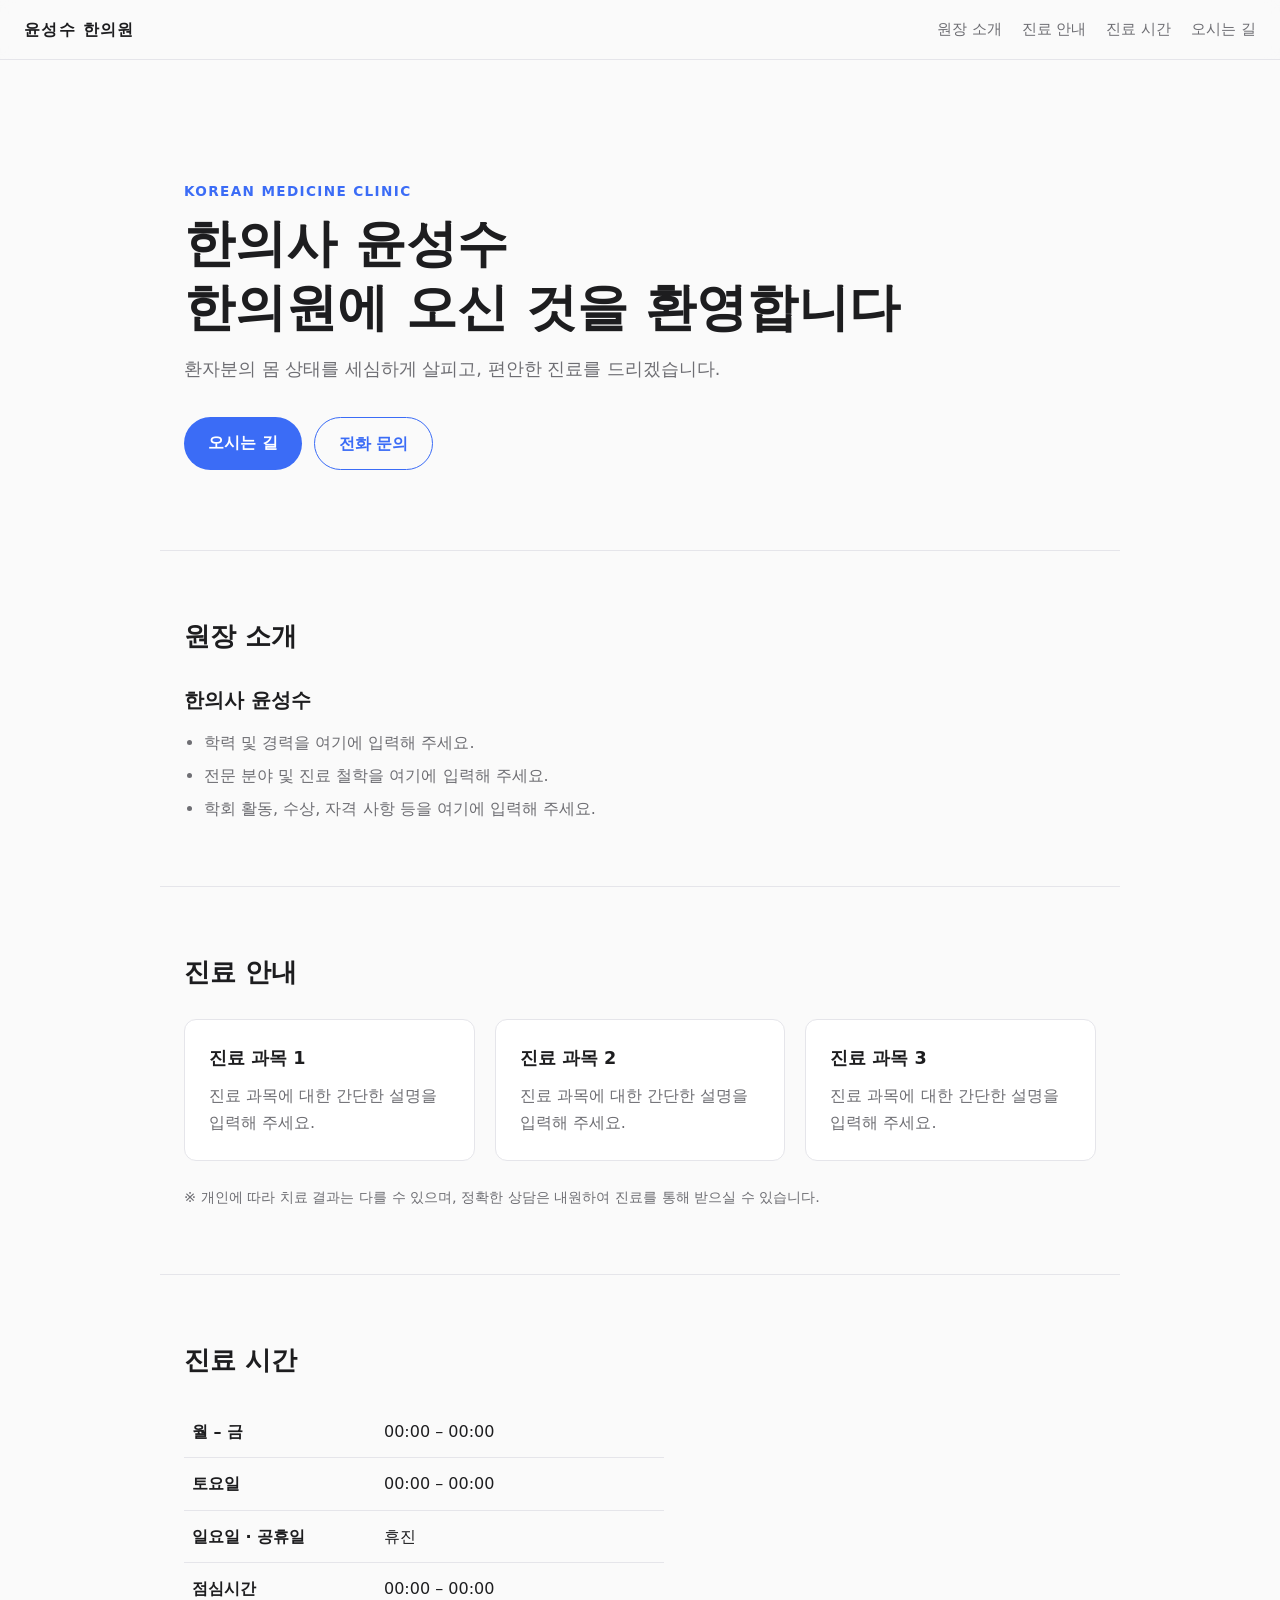
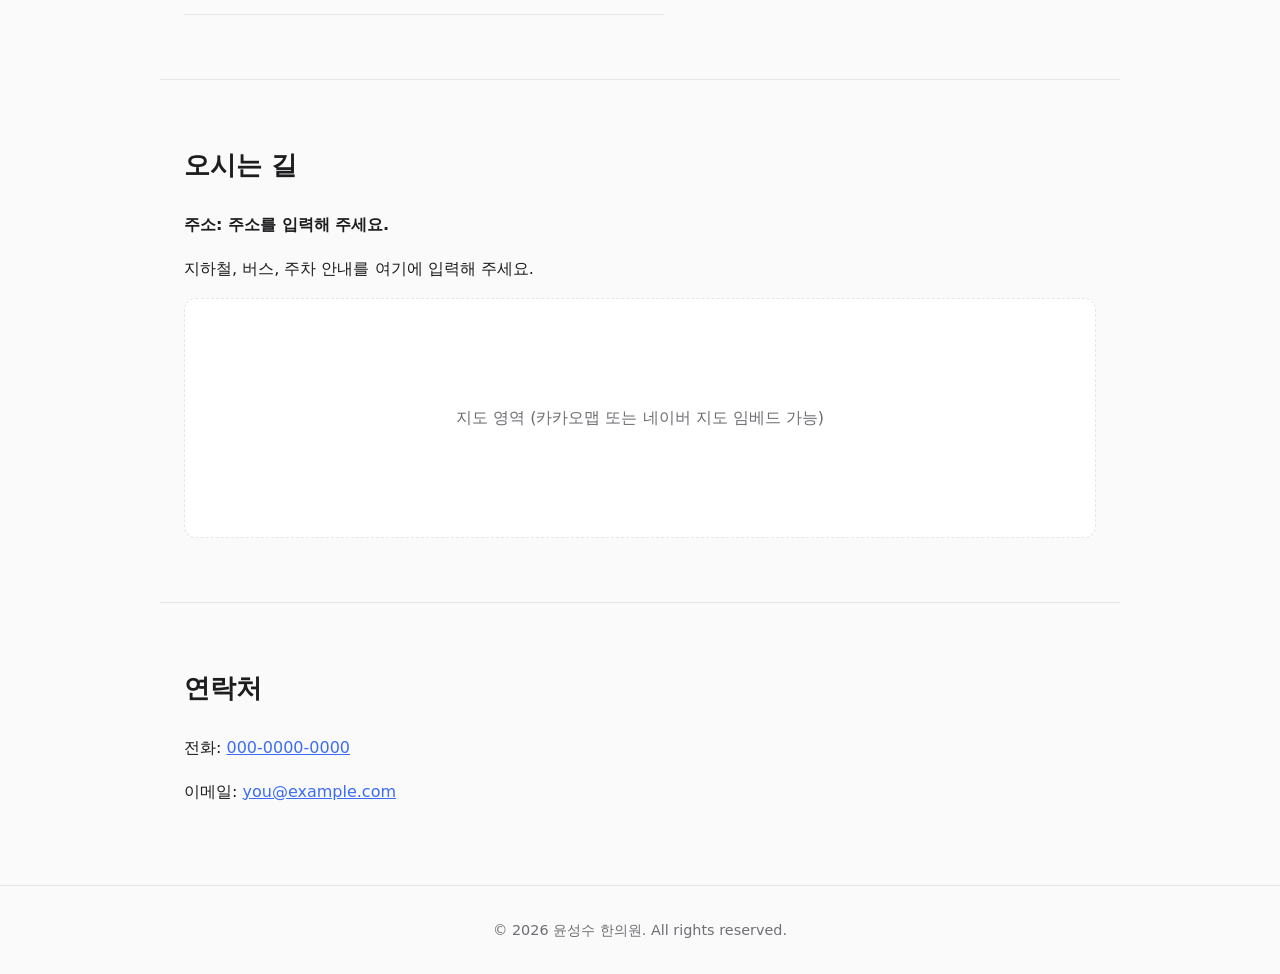
<file: index.html>
<!doctype html>
<html lang="ko">
<head>
  <meta charset="utf-8">
  <meta name="viewport" content="width=device-width, initial-scale=1">
  <title>윤성수 한의원 | 한의사 윤성수</title>
  <meta name="description" content="한의사 윤성수의 한의원 홈페이지입니다. 진료 안내, 진료 시간, 오시는 길을 확인하실 수 있습니다.">
  <link rel="stylesheet" href="style.css">
</head>
<body>
  <header class="site-header">
    <a href="#top" class="logo">윤성수 한의원</a>
    <nav>
      <a href="#about">원장 소개</a>
      <a href="#services">진료 안내</a>
      <a href="#hours">진료 시간</a>
      <a href="#location">오시는 길</a>
    </nav>
  </header>

  <main id="top">
    <section class="hero">
      <p class="eyebrow">Korean Medicine Clinic</p>
      <h1>한의사 윤성수<br>한의원에 오신 것을 환영합니다</h1>
      <p class="lead">환자분의 몸 상태를 세심하게 살피고, 편안한 진료를 드리겠습니다.</p>
      <div class="actions">
        <a href="#location" class="button">오시는 길</a>
        <a href="#contact" class="button button-outline">전화 문의</a>
      </div>
    </section>

    <section id="about" class="section">
      <h2>원장 소개</h2>
      <div class="profile">
        <div class="profile-text">
          <h3>한의사 윤성수</h3>
          <ul class="bullets">
            <li>학력 및 경력을 여기에 입력해 주세요.</li>
            <li>전문 분야 및 진료 철학을 여기에 입력해 주세요.</li>
            <li>학회 활동, 수상, 자격 사항 등을 여기에 입력해 주세요.</li>
          </ul>
        </div>
      </div>
    </section>

    <section id="services" class="section">
      <h2>진료 안내</h2>
      <div class="cards">
        <article class="card">
          <h3>진료 과목 1</h3>
          <p>진료 과목에 대한 간단한 설명을 입력해 주세요.</p>
        </article>
        <article class="card">
          <h3>진료 과목 2</h3>
          <p>진료 과목에 대한 간단한 설명을 입력해 주세요.</p>
        </article>
        <article class="card">
          <h3>진료 과목 3</h3>
          <p>진료 과목에 대한 간단한 설명을 입력해 주세요.</p>
        </article>
      </div>
      <p class="note">※ 개인에 따라 치료 결과는 다를 수 있으며, 정확한 상담은 내원하여 진료를 통해 받으실 수 있습니다.</p>
    </section>

    <section id="hours" class="section">
      <h2>진료 시간</h2>
      <table class="hours-table">
        <tbody>
          <tr><th>월 – 금</th><td>00:00 – 00:00</td></tr>
          <tr><th>토요일</th><td>00:00 – 00:00</td></tr>
          <tr><th>일요일 · 공휴일</th><td>휴진</td></tr>
          <tr><th>점심시간</th><td>00:00 – 00:00</td></tr>
        </tbody>
      </table>
    </section>

    <section id="location" class="section">
      <h2>오시는 길</h2>
      <p class="address">주소: 주소를 입력해 주세요.</p>
      <p>지하철, 버스, 주차 안내를 여기에 입력해 주세요.</p>
      <div class="map-placeholder">지도 영역 (카카오맵 또는 네이버 지도 임베드 가능)</div>
    </section>

    <section id="contact" class="section">
      <h2>연락처</h2>
      <p>전화: <a href="tel:000-0000-0000">000-0000-0000</a></p>
      <p>이메일: <a href="mailto:you@example.com">you@example.com</a></p>
    </section>
  </main>

  <footer class="site-footer">
    <p>&copy; <span id="year"></span> 윤성수 한의원. All rights reserved.</p>
  </footer>

  <script src="script.js"></script>
</body>
</html>
</file>
<file: style.css>
:root {
  --bg: #fafafa;
  --fg: #1d1d1f;
  --muted: #6e6e73;
  --accent: #3b6cf6;
  --card: #ffffff;
  --border: #e5e5ea;
  --radius: 12px;
  --max: 960px;
}

@media (prefers-color-scheme: dark) {
  :root:not([data-theme="light"]) {
    --bg: #111114;
    --fg: #f5f5f7;
    --muted: #a1a1a6;
    --accent: #7aa2ff;
    --card: #1c1c20;
    --border: #2c2c31;
  }
}

:root[data-theme="dark"] {
  --bg: #111114;
  --fg: #f5f5f7;
  --muted: #a1a1a6;
  --accent: #7aa2ff;
  --card: #1c1c20;
  --border: #2c2c31;
}

* {
  box-sizing: border-box;
}

html {
  scroll-behavior: smooth;
}

body {
  margin: 0;
  background: var(--bg);
  color: var(--fg);
  font-family: "Pretendard", "Apple SD Gothic Neo", "Malgun Gothic", system-ui, -apple-system, sans-serif;
  line-height: 1.7;
  -webkit-font-smoothing: antialiased;
}

a {
  color: var(--accent);
}

/* Header */
.site-header {
  position: sticky;
  top: 0;
  z-index: 10;
  display: flex;
  justify-content: space-between;
  align-items: center;
  padding: 16px 24px;
  background: color-mix(in srgb, var(--bg) 85%, transparent);
  backdrop-filter: blur(8px);
  border-bottom: 1px solid var(--border);
}

.logo {
  font-weight: 700;
  letter-spacing: 0.08em;
  color: var(--fg);
  text-decoration: none;
}

.site-header nav {
  display: flex;
  gap: 20px;
}

.site-header nav a {
  color: var(--muted);
  text-decoration: none;
  font-size: 0.95rem;
}

.site-header nav a:hover {
  color: var(--fg);
}

/* Hero */
.hero {
  max-width: var(--max);
  margin: 0 auto;
  padding: 120px 24px 80px;
}

.eyebrow {
  margin: 0 0 8px;
  color: var(--accent);
  font-weight: 600;
  letter-spacing: 0.1em;
  text-transform: uppercase;
  font-size: 0.85rem;
}

.hero h1 {
  margin: 0 0 16px;
  font-size: clamp(2rem, 5vw, 3.2rem);
  line-height: 1.25;
}

.lead {
  margin: 0 0 32px;
  color: var(--muted);
  font-size: 1.1rem;
}

.button {
  display: inline-block;
  padding: 12px 24px;
  border-radius: 999px;
  background: var(--accent);
  color: #fff;
  text-decoration: none;
  font-weight: 600;
}

.button:hover {
  opacity: 0.9;
}

/* Sections */
.section {
  max-width: var(--max);
  margin: 0 auto;
  padding: 64px 24px;
  border-top: 1px solid var(--border);
}

.section h2 {
  margin: 0 0 24px;
  font-size: 1.6rem;
}

.cards {
  display: grid;
  gap: 20px;
  grid-template-columns: repeat(auto-fit, minmax(240px, 1fr));
}

.card {
  padding: 24px;
  background: var(--card);
  border: 1px solid var(--border);
  border-radius: var(--radius);
  transition: transform 0.15s ease, box-shadow 0.15s ease;
}

.card:hover {
  transform: translateY(-2px);
  box-shadow: 0 8px 24px rgba(0, 0, 0, 0.08);
}

.card h3 {
  margin: 0 0 8px;
  font-size: 1.1rem;
}

.card p {
  margin: 0;
  color: var(--muted);
}

/* Actions */
.actions {
  display: flex;
  gap: 12px;
  flex-wrap: wrap;
}

.button-outline {
  background: transparent;
  color: var(--accent);
  border: 1px solid var(--accent);
}

/* Profile */
.profile-text h3 {
  margin: 0 0 12px;
  font-size: 1.25rem;
}

.bullets {
  margin: 0;
  padding-left: 20px;
  color: var(--muted);
}

.bullets li + li {
  margin-top: 6px;
}

/* Notes */
.note {
  margin: 24px 0 0;
  color: var(--muted);
  font-size: 0.9rem;
}

/* Hours table */
.hours-table {
  width: 100%;
  max-width: 480px;
  border-collapse: collapse;
}

.hours-table th,
.hours-table td {
  padding: 12px 8px;
  border-bottom: 1px solid var(--border);
  text-align: left;
}

.hours-table th {
  font-weight: 600;
  width: 40%;
}

/* Location */
.address {
  font-weight: 600;
}

.map-placeholder {
  margin-top: 16px;
  height: 240px;
  display: flex;
  align-items: center;
  justify-content: center;
  background: var(--card);
  border: 1px dashed var(--border);
  border-radius: var(--radius);
  color: var(--muted);
}

/* Footer */
.site-footer {
  padding: 32px 24px;
  text-align: center;
  color: var(--muted);
  font-size: 0.9rem;
  border-top: 1px solid var(--border);
}

.site-footer p {
  margin: 0;
}

/* Phone width */
@media (max-width: 600px) {
  .site-header {
    padding: 14px 16px;
  }

  .site-header nav {
    gap: 14px;
  }

  .hero {
    padding: 80px 16px 56px;
  }

  .section {
    padding: 48px 16px;
  }
}
</file>
